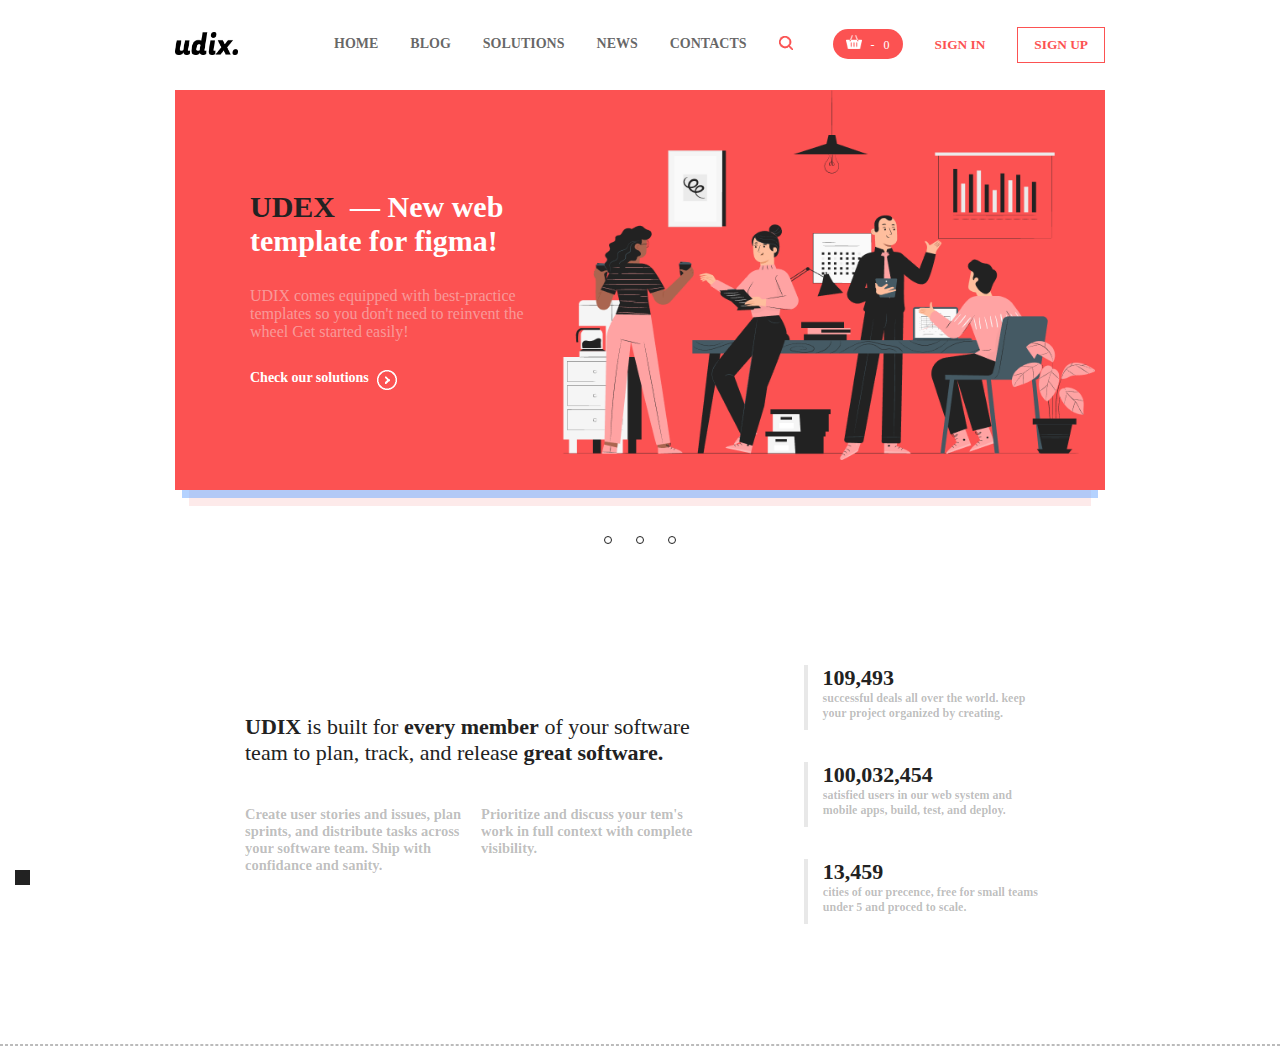
<file: index.html>
<!DOCTYPE html>
<html lang="en">
  <head>
    <meta charset="UTF-8" />
    <meta name="viewport" content="width=device-width, initial-scale=1.0" />
    <link rel="stylesheet" href="styles/styles.css" />
    <title>udix</title>
  </head>
  <body>
    <!-- page header -->
    <header class="resize page-header flex algin-center justify-between">
      <div class="justify-between flex gap-6 algin-center">
        <a href="">
          <img src="media/udix.png" alt="udix" width="63px" height="23px" />
        </a>
        <nav class="nav-bar flex gap-2 align-center">
          <a href="">HOME</a>
          <a href="">BLOG</a>
          <a href="">SOLUTIONS</a>
          <a href="">NEWS</a>
          <a href="">CONTACTS</a>
          <!-- ICON -->
          <a href="">
            <img
              class="buy"
              src="media/orange-vector.png"
              alt="search-icon"
              width="14px"
              height="14px"
            />
          </a>
        </nav>
      </div>
      <div class="felx align-center gap-1">
        <button class="gap-2 btn-background btn btn-background btn-buy">
          <img
            class="buy"
            src="media/vector.png"
            alt="buy"
            width="16px"
            height="14px"
          />
          &#160;&#160;-&#160;&#160; 0
        </button>
        <button class="btn link">SIGN IN</button>
        <button class="btn btn-border">SIGN UP</button>
      </div>
    </header>

    <!-- hero section -->

    <section class="resize hero-section flex justify-between">
      <div class="square1"></div>
      <div class="square2"></div>
      <div class="hero-text marg-block flex-block justify-between">
        <div class="flex justify-between">
          <h1>
            UDEX
            <div class="h1-text white-txt">
              &#160;— New web template for figma!
            </div>
          </h1>
        </div>
        <p class="colored-grey font-norm">
          UDIX comes equipped with best-practice templates so you don't need to
          reinvent the wheel Get started easily!
        </p>
        <a class="flex gap-05 white-txt" href="">
          Check our solutions
          <img
            src="media/arrow-right.png"
            alt="> icon"
            width="20px"
            height="20px"
          />
        </a>
      </div>
      <div class="hero-img">
        <img
          src="media/hero-img.png"
          alt="hero-section-img"
          width="100%"
          height="100%"
        />
      </div>
    </section>
    <div class="pins flex marg-top gap-105 justify-center algin-center">
      <div class="pin"></div>
      <div class="pin"></div>
      <div class="pin"></div>
    </div>

    <!------------ Info Section ------------->

    <section class="sect gap-3 resize flex algin-center">
      <!-- left side information -->
      <div class="sect-max flex-block pad20 gap-205">
        <p class="wide-div f22">
          <strong>UDIX</strong> is built for <strong>every member</strong> of
          your software team to plan, track, and release
          <strong>great software.</strong>
        </p>
        <div class="info-left-bottom grey3-txt gap-1 flex">
          <p class="half-wide">
            Create user stories and issues, plan sprints, and distribute tasks
            across your software team. Ship with confidance and sanity.
          </p>
          <p class="half-wide">
            Prioritize and discuss your tem's work in full context with complete
            visibility.
          </p>
        </div>
      </div>
      <!-- right side info numbers -->
      <div class="sect-small gap-2 flex-block">
        <!-- card  -->
        <div class="card info21 flex">
          <div class="sidebar">'</div>
          <div class="detail flex-block">
            <h4 class="counter f22 font-bold">109,493</h4>
            <p class="grey3-txt">
              successful deals all over the world. keep your project organized
              by creating.
            </p>
          </div>
        </div>
        <!-- card2 -->
        <div class="card info22 flex">
          <div class="sidebar">'</div>
          <div class="detail flex-block">
            <h4 class="counter f22 font-bold">100,032,454</h4>
            <p class="grey3-txt">
              satisfied users in our web system and mobile apps, build, test,
              and deploy.
            </p>
          </div>
        </div>
        <!-- card3 -->
        <div class="card info23 flex">
          <div class="sidebar">'</div>
          <div class="detail flex-block">
            <h4 class="counter f22 font-bold">13,459</h4>
            <p class="grey3-txt">
              cities of our precence, free for small teams under 5 and proced to
              scale.
            </p>
          </div>
        </div>
      </div>
    </section>
    <!--  HR -->
    <hr class="hr-style" />
    <!-- HR -->
  </body>
</html>
</file>
<file: styles/styles.css>
/* Resets: */
* {
  margin: 0;
  padding: 0;
  box-sizing: border-box;
  font-weight: 700;
  font-family: Raleway;
}
.resize {
  max-width: 930px; /* 1170px   ; */
  margin-inline: auto;
}
/* Colors variables */
:root {
  /* main: */
  --bluey: #381ddb;
  --redy: #fc5252;
  --light-red: #ffa3a3;
  --general-dark: #222222;
  --general-light: #ffffff;
  /* aditional */
  --light-grey: #e0e0e0;
  --light-pink: #ffcdcd;
  --light-orange: #ffbe9d;
  --sandy: #db841d;
  --browny: #aa6550;
  --pinky: #c00096;
  --light-blue: #84c4ff;
  /* opasity affected: */
  --op-grey1: #222222b2;
  --op-grey2: #22222280;
  --op-grey3: #2222224d;
  --op-grey4: #2222221a;
  --op-grey5: #2222220d;
  --op-grey6: #22222208;
  --op-grey7: #ffffff33;
  --op-grey8: #ffffff1a;
  --op-grey9: #ffffff0d;
}
.colored-grey {
  color: rgba(244, 238, 238, 0.463);
}
.colored-blue {
  color: var(--bluey);
}
.white-txt {
  color: var(--general-light);
}
.grey3-txt {
  color: var(--op-grey3);
}
/* utility classes */
.flex {
  display: flex;
}
.flex-block {
  display: flex;
  flex-direction: column;
}
.algin-center {
  align-items: center;
}
.algin-basline {
  align-items: baseline;
}
.justify-center {
  justify-content: center;
}
.justify-between {
  justify-content: space-between;
}
.gap-05 {
  gap: 0.5rem;
}
.gap-1 {
  gap: 1rem;
}
.gap-105 {
  gap: 1.5rem;
}
.gap-2 {
  gap: 2rem;
}
.gap-205 {
  gap: 2.5rem;
}
.gap-3 {
  gap: 3rem;
}
.gap-6 {
  gap: 6rem;
}
.marg-top {
  margin-top: 30px;
}
.font-bold {
  font-weight: bold;
}
.font-norm {
  font-weight: normal;
}
/* font size 22 */
.f22 {
  font-size: 22px;
}
.marg-block {
  margin-block: 100px;
}
.pad20 {
  padding: 20px;
}
a {
  text-decoration: none;
  font-size: 14px;
  color: var(--op-grey1);
  transition: all 50ms;
}
/*------------- components ----------*/
/*************** buttons *************/
button {
  cursor: pointer;
  background-color: transparent;
  border: none;
}
.btn {
  width: fit-content;
  padding-inline: 28px;
  padding-block: 14px;
  color: var(--redy);
  transition: all 300ms;
}
.btn.link:hover {
  text-decoration: underline;
}
.btn.btn-border {
  border: 1px solid var(--redy);
  height: 36px;
  padding: 8px 16px 8px 16px;
}
.btn.btn-border:hover {
  background-color: var(--redy);
  color: var(--general-light);
}
.btn.btn-background {
  justify-content: space-between;
  height: 30px;
  background: var(--redy);
  color: var(--general-light);
}
.btn.btn-background:hover {
  background: var(--light-red);
}

/************** imgs *******************/
.btn-buy {
  width: 70px;
  border-radius: 2rem;
  height: 27px;
  padding: 5px;
  font-weight: normal;
  font-size: 12px;
  align-items: center;
}

/******content*******/

.page-header {
  background-color: var(--general-light);
  height: 90px;
}
.nav-bar a:hover {
  color: var(--bluey);
}
.hero-section {
  background-color: var(--redy);
  height: 400px;
  -webkit-box-shadow: 0px 15px 0px -7px #f38c8c2f, 0px 30px 0px -14px #7aafff54;
  box-shadow: 0px 15px 0px -7px #7aafff8f, 0px 30px 0px -14px #f38c8c2f;
}
.square1 {
  position: fixed;
  bottom: 15px;
  left: 15px;
  width: 15px;
  height: 15px;
  background-color: var(--general-dark);
}
.square2 {
  position: fixed;
  top: 15px;
  left: 15px;
  width: 15px;
  height: 15px;
  background-color: var(--general-light);
}
.hero-img {
  width: 65%;
  height: 370px;
  margin-right: 10px;
}
.hero-text {
  width: 35%;
  margin-left: 75px;
}
h1,
h2,
h3 {
  font-family: Montserrat;
  font-size: 30px;
}
h1 {
  color: var(--general-dark);
}
.h1-text {
  display: inline;
}
.pin {
  margin-top: 1rem;
  width: 8px;
  height: 8px;
  border: 1px solid var(--general-dark);
  background-color: rgba(255, 255, 255, 0);
  border-radius: 30px;
  box-shadow: 3px 3px 3px rgba(255, 255, 255, 0);
}
.pin:hover {
  cursor: pointer;
  border: 0px solid var(--general-dark);
  background-color: var(--redy);
}

/* .pin:active {} */
/* Info Section */
/* .info-section,
.benifits-section {
  height: 450px;
  color: var(--general-dark);
} */
.sect {
  color: var(--general-dark);
}
/* .info-left
.img-left-1  {
  width: 60%;
  margin-inline: 50px;
} */
.sect-max {
  width: 60%;
  margin-block: 150px;
  margin-left: 50px;
}
/* .info-right {
  width: 36%;
} */
.sect-small {
  width: 40%;
  height: inherit;
  font-size: 4px;
  font-weight: normal;
  margin-block: 100px;
  padding-left: 20px;
  padding-right: 50px;
}
/* 
.info-left-1 {
  font-weight: lighter;
} */
.wide-div {
  font-weight: lighter;
}

.info-left-bottom {
  /* color: var(--op-grey3); */
  font-weight: lighter;
  font-size: 14.5px;
  /* margin-right: 10px; */
}
.half-wide {
  width: 50%;
}

.card {
  height: 65px;
  font-size: 12px;
  font-weight: normal;
}
.sidebar {
  width: 6px;
  height: inherit;
  margin-inline: 15px;
  background-color: var(--op-grey4);
  color: #22222200;
}
.card:hover {
  .sidebar {
    background-color: var(--general-dark);
  }
  .counter {
    color: var(--redy);
  }
}
.sect-small p {
  margin-right: 10px;
}
.hr-style {
  border: 1px dashed var(--op-grey3);
}
/* .img-left1 {
  width: 60%;
  margin-inline: 50px;
  padding-inline: 50px;
  height: 400px;
} */
</file>
